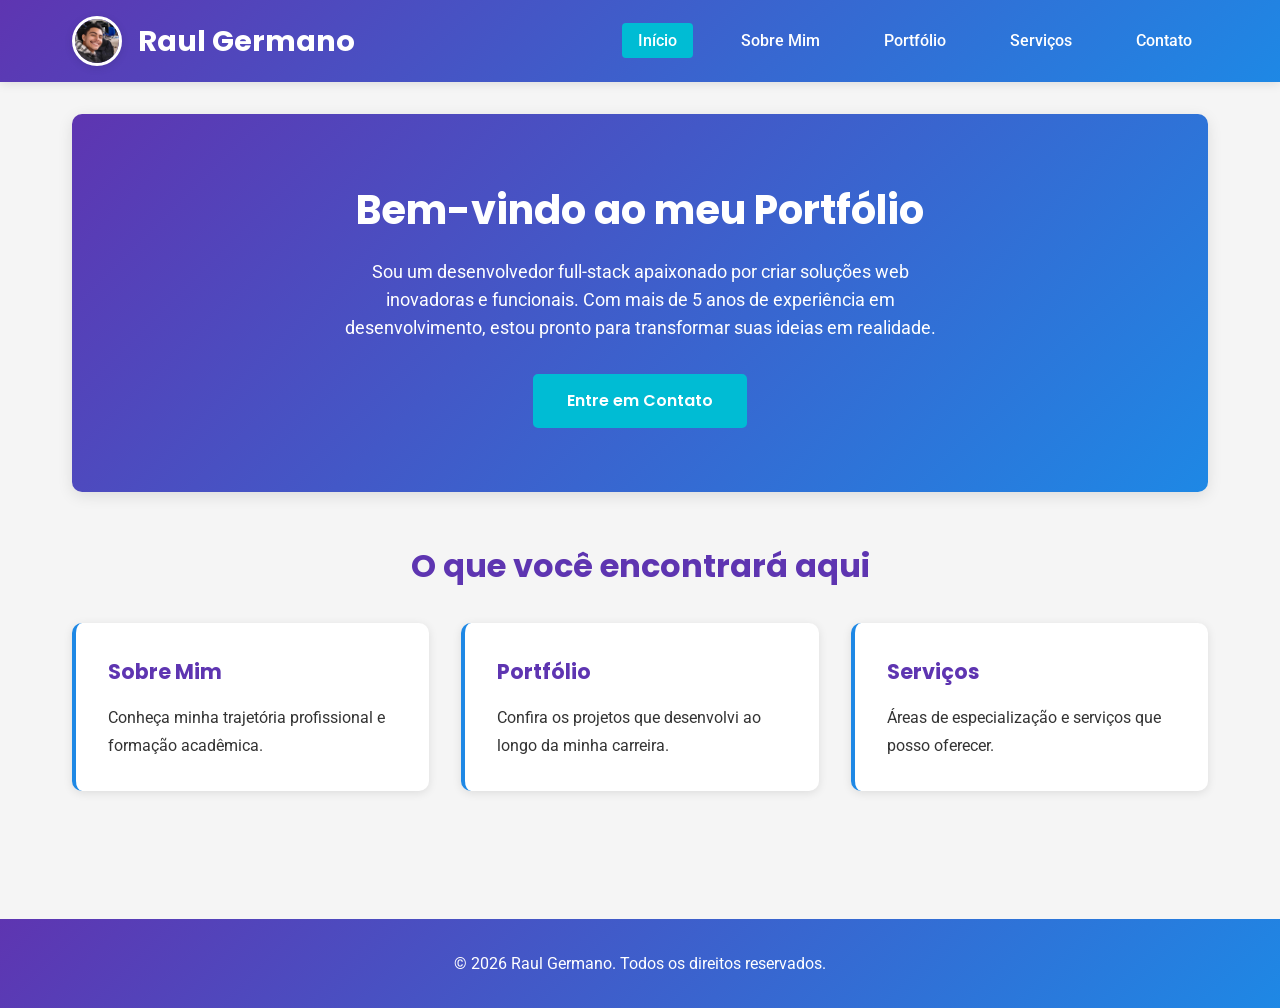
<file: index.html>
<!DOCTYPE html>
<html lang="pt-BR">
<head>
    <meta charset="UTF-8">
    <meta name="viewport" content="width=device-width, initial-scale=1.0">
    <title>Raul Germano - Desenvolvedor Web</title>
    <link rel="stylesheet" href="css/style.css">
    <link href="https://fonts.googleapis.com/css2?family=Poppins:wght@400;600;700&family=Roboto:wght@400;500&display=swap" rel="stylesheet">
</head>
<body>
    <!-- Navegação -->
    <nav class="navbar">
        <div class="navbar-container">
            <h1 class="logo">
                <img src="img/132112486.jpg" alt="Foto de Raul Germano" class="profile-photo">
                Raul Germano
            </h1>
            <ul class="nav-menu">
                <li class="nav-item">
                    <a href="index.html" class="nav-link active">Início</a>
                </li>
                <li class="nav-item">
                    <a href="pages/sobre.html" class="nav-link">Sobre Mim</a>
                </li>
                <li class="nav-item">
                    <a href="pages/portfolio.html" class="nav-link">Portfólio</a>
                </li>
                <li class="nav-item">
                    <a href="pages/servicos.html" class="nav-link">Serviços</a>
                </li>
                <li class="nav-item">
                    <a href="pages/contato.html" class="nav-link">Contato</a>
                </li>
            </ul>
        </div>
    </nav>

    <!-- Conteúdo Principal -->
    <main class="container">
        <section class="hero">
            <h1>Bem-vindo ao meu Portfólio</h1>
            <p>Sou um desenvolvedor full-stack apaixonado por criar soluções web inovadoras e funcionais. Com mais de 5 anos de experiência em desenvolvimento, estou pronto para transformar suas ideias em realidade.</p>
            <a href="pages/contato.html" class="btn">Entre em Contato</a>
        </section>

        <section class="preview">
            <h2>O que você encontrará aqui</h2>
            <div class="preview-cards">
                <div class="card">
                    <h3>Sobre Mim</h3>
                    <p>Conheça minha trajetória profissional e formação acadêmica.</p>
                </div>
                <div class="card">
                    <h3>Portfólio</h3>
                    <p>Confira os projetos que desenvolvi ao longo da minha carreira.</p>
                </div>
                <div class="card">
                    <h3>Serviços</h3>
                    <p>Áreas de especialização e serviços que posso oferecer.</p>
                </div>
            </div>
        </section>
    </main>

    <!-- Rodapé -->
    <footer class="footer">
        <p>&copy; 2026 Raul Germano. Todos os direitos reservados.</p>
    </footer>
</body>
</html>
</file>
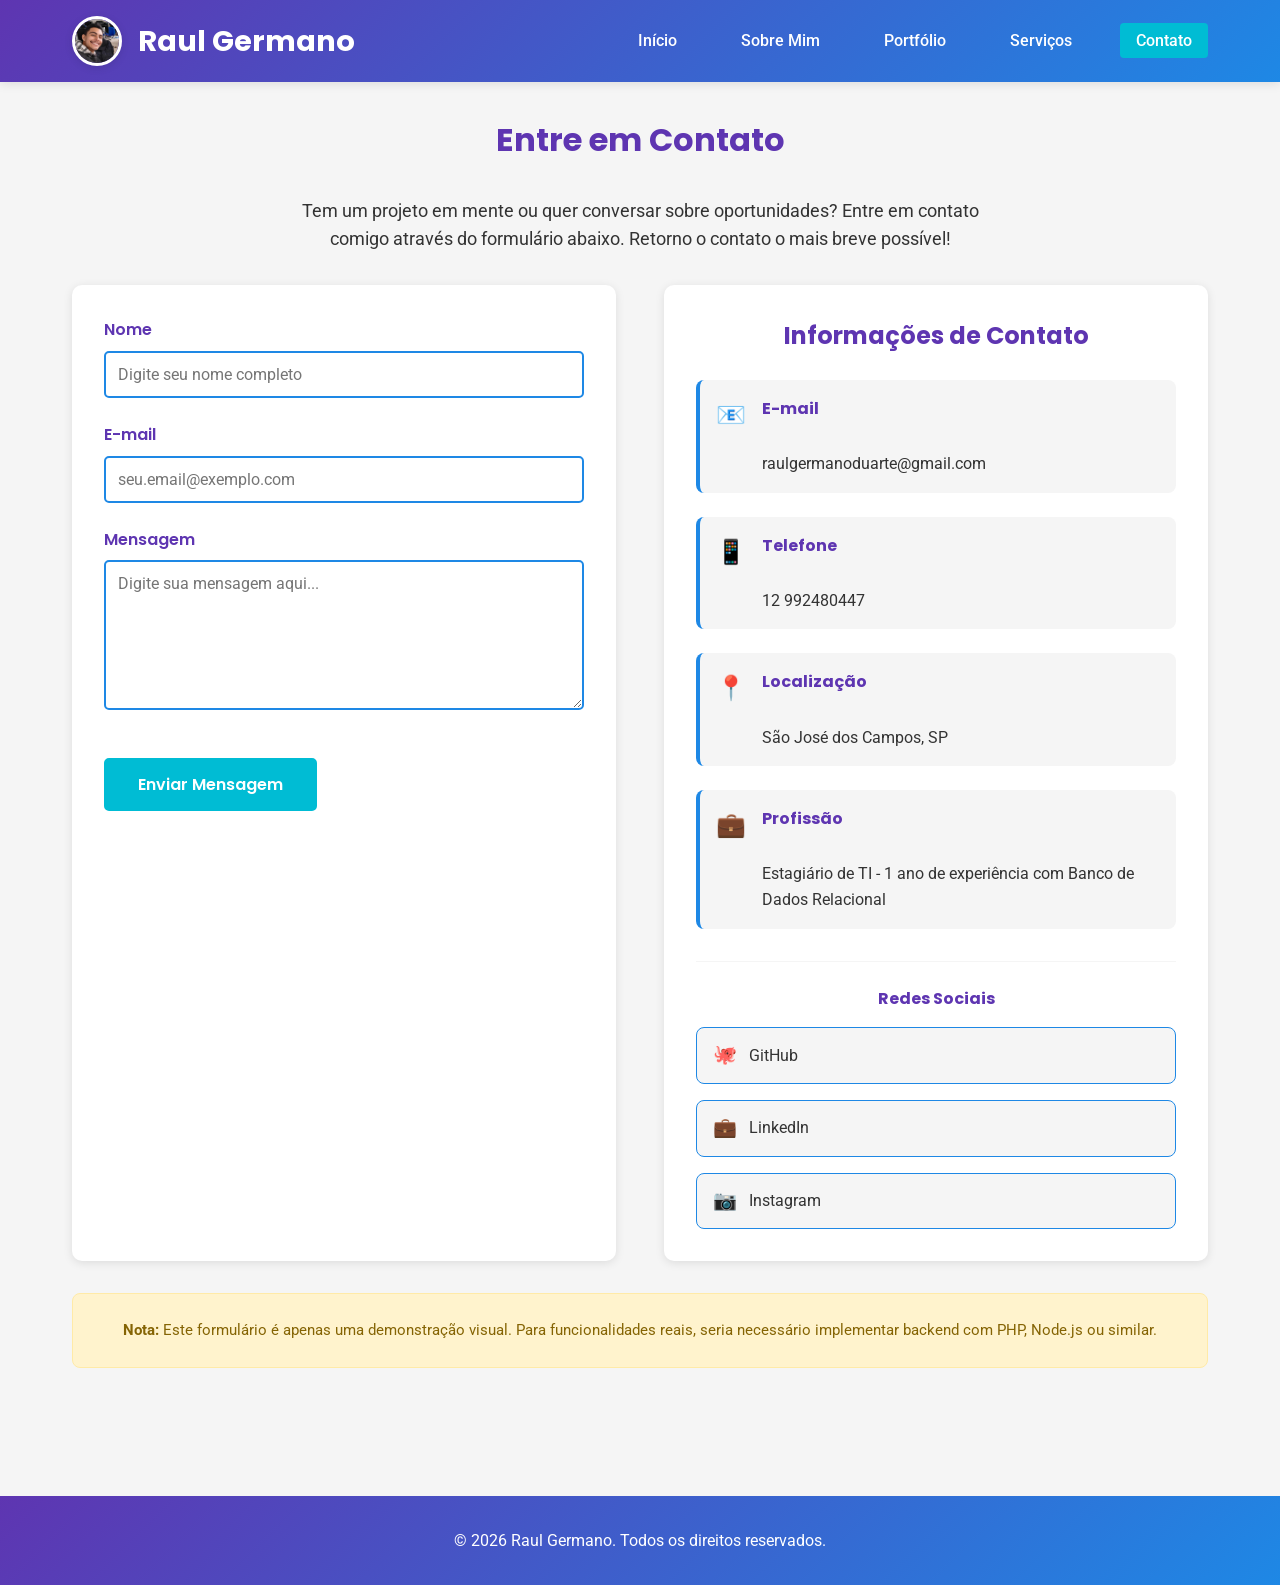
<file: pages/contato.html>
<!DOCTYPE html>
<html lang="pt-BR">
<head>
    <meta charset="UTF-8">
    <meta name="viewport" content="width=device-width, initial-scale=1.0">
    <title>Contato - Raul Germano</title>
    <link rel="stylesheet" href="../css/style.css">
    <link href="https://fonts.googleapis.com/css2?family=Poppins:wght@400;600;700&family=Roboto:wght@400;500&display=swap" rel="stylesheet">
</head>
<body>
    <!-- Navegação -->
    <nav class="navbar">
        <div class="navbar-container">
            <h1 class="logo">
                <img src="../img/132112486.jpg" alt="Foto de Raul Germano" class="profile-photo">
                Raul Germano
            </h1>
            <ul class="nav-menu">
                <li class="nav-item">
                    <a href="../index.html" class="nav-link">Início</a>
                </li>
                <li class="nav-item">
                    <a href="sobre.html" class="nav-link">Sobre Mim</a>
                </li>
                <li class="nav-item">
                    <a href="portfolio.html" class="nav-link">Portfólio</a>
                </li>
                <li class="nav-item">
                    <a href="servicos.html" class="nav-link">Serviços</a>
                </li>
                <li class="nav-item">
                    <a href="contato.html" class="nav-link active">Contato</a>
                </li>
            </ul>
        </div>
    </nav>

    <!-- Conteúdo Principal -->
    <main class="container">
        <section class="contato-section">
            <h1 class="section-title">Entre em Contato</h1>
            <p class="contato-intro">
                Tem um projeto em mente ou quer conversar sobre oportunidades? 
                Entre em contato comigo através do formulário abaixo. 
                Retorno o contato o mais breve possível!
            </p>

            <div class="contato-content">
                <!-- Formulário de Contato -->
                <div class="form-container">
                    <form class="contato-form">
                        <div class="form-group">
                            <label for="nome">Nome</label>
                            <input type="text" id="nome" name="nome" placeholder="Digite seu nome completo" required>
                        </div>

                        <div class="form-group">
                            <label for="email">E-mail</label>
                            <input type="email" id="email" name="email" placeholder="seu.email@exemplo.com" required>
                        </div>

                        <div class="form-group">
                            <label for="mensagem">Mensagem</label>
                            <textarea id="mensagem" name="mensagem" rows="6" placeholder="Digite sua mensagem aqui..." required></textarea>
                        </div>

                        <button type="submit" class="btn btn-submit">Enviar Mensagem</button>
                    </form>
                </div>

                <!-- Informações de Contato -->
                <div class="info-contato">
                    <h3>Informações de Contato</h3>

                    <div class="info-item">
                        <div class="info-icon">📧</div>
                        <div class="info-text">
                            <strong>E-mail</strong><br>
                            raulgermanoduarte@gmail.com
                        </div>
                    </div>

                    <div class="info-item">
                        <div class="info-icon">📱</div>
                        <div class="info-text">
                            <strong>Telefone</strong><br>
                            12 992480447
                        </div>
                    </div>

                    <div class="info-item">
                        <div class="info-icon">📍</div>
                        <div class="info-text">
                            <strong>Localização</strong><br>
                            São José dos Campos, SP
                        </div>
                    </div>

                    <div class="info-item">
                        <div class="info-icon">💼</div>
                        <div class="info-text">
                            <strong>Profissão</strong><br>
                            Estagiário de TI - 1 ano de experiência com Banco de Dados Relacional
                        </div>
                    </div>

                    <!-- Links para Redes Sociais -->
                    <div class="social-links">
                        <h4>Redes Sociais</h4>
                        <div class="social-icons">
                            <a href="https://github.com/Raul-Germano-Rosendo" target="_blank" class="social-link" title="GitHub">
                                <span class="social-icon">🐙</span>
                                GitHub
                            </a>
                            <a href="https://www.linkedin.com/in/raul-germano-rod/" target="_blank" class="social-link" title="LinkedIn">
                                <span class="social-icon">💼</span>
                                LinkedIn
                            </a>
                            <a href="https://www.instagram.com/raul_germano_rod/" target="_blank" class="social-link" title="Instagram">
                                <span class="social-icon">📷</span>
                                Instagram
                            </a>
                        </div>
                    </div>
                </div>
            </div>

            <!-- Nota sobre o formulário -->
            <div class="form-note">
                <p><strong>Nota:</strong> Este formulário é apenas uma demonstração visual. 
                Para funcionalidades reais, seria necessário implementar backend com PHP, Node.js ou similar.</p>
            </div>
        </section>
    </main>

    <!-- Rodapé -->
    <footer class="footer">
        <p>&copy; 2026 Raul Germano. Todos os direitos reservados.</p>
    </footer>
</body>
</html>
</file>
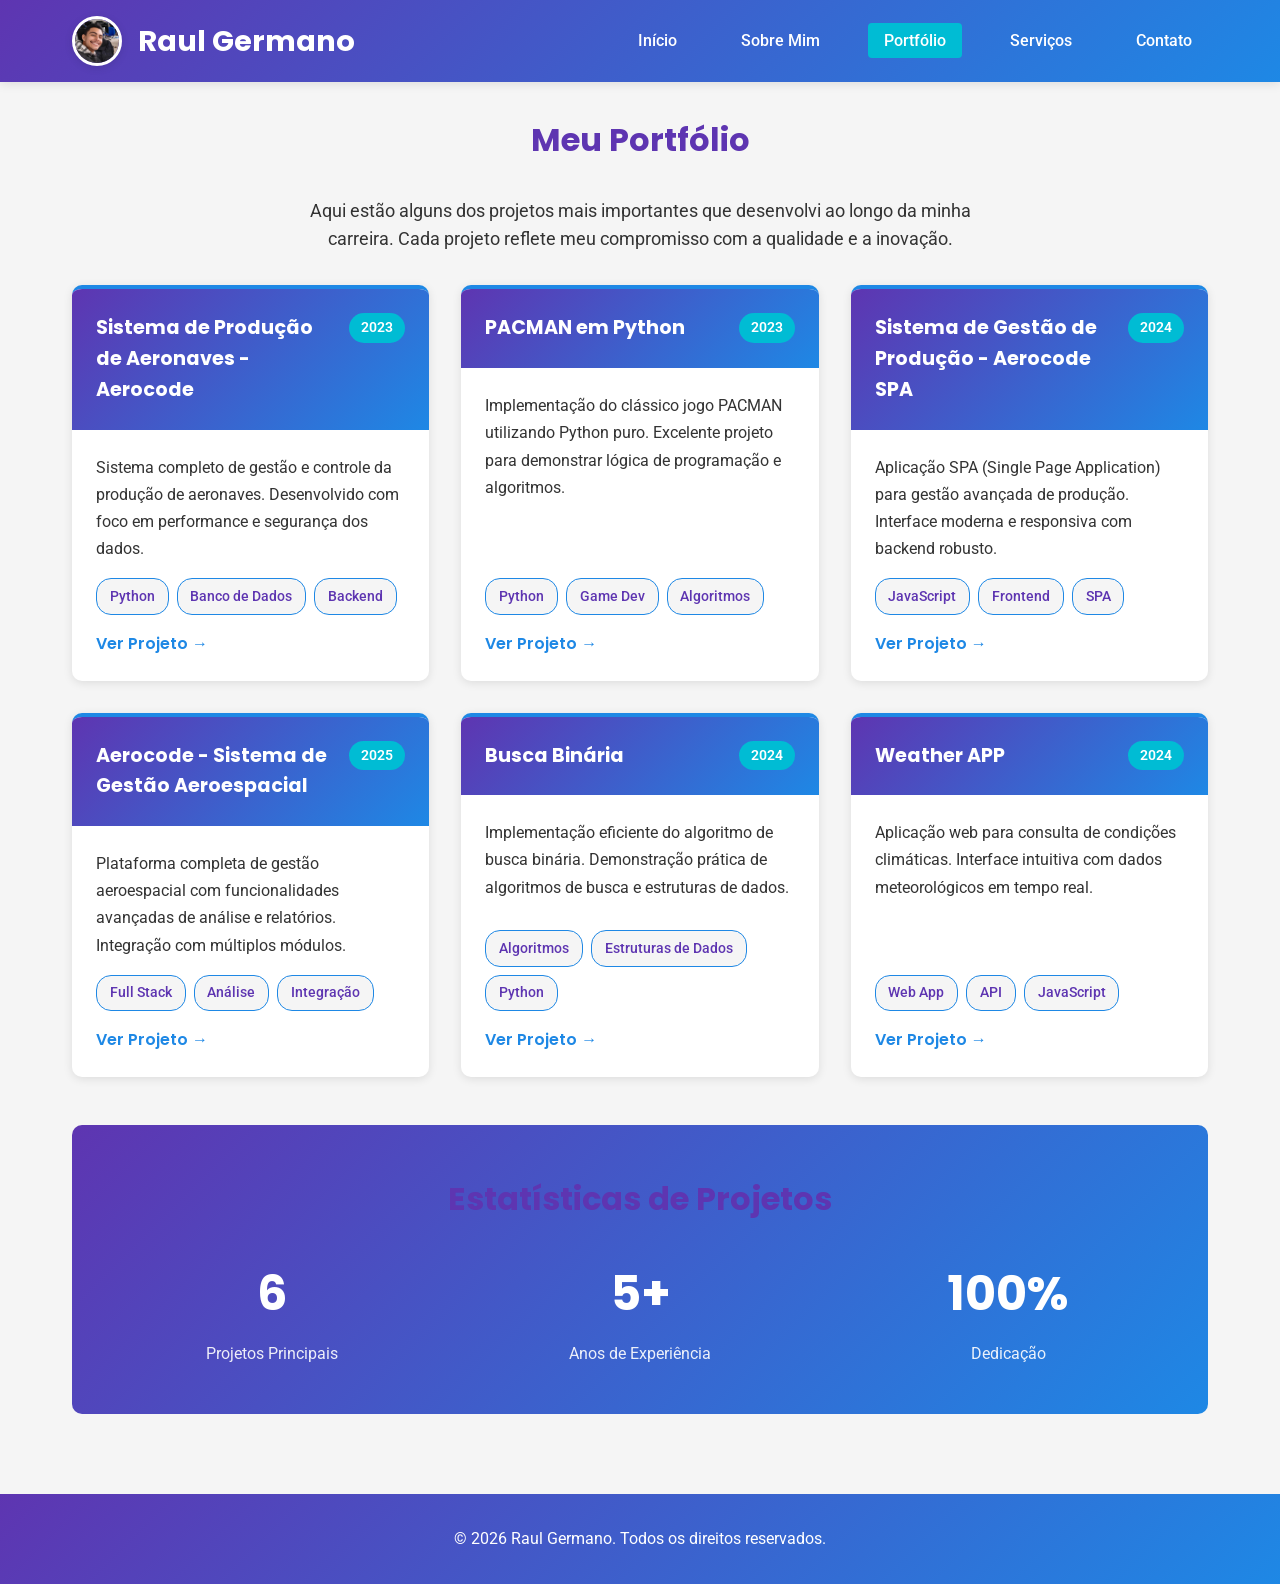
<file: pages/portfolio.html>
<!DOCTYPE html>
<html lang="pt-BR">
<head>
    <meta charset="UTF-8">
    <meta name="viewport" content="width=device-width, initial-scale=1.0">
    <title>Portfólio - Raul Germano</title>
    <link rel="stylesheet" href="../css/style.css">
    <link href="https://fonts.googleapis.com/css2?family=Poppins:wght@400;600;700&family=Roboto:wght@400;500&display=swap" rel="stylesheet">
</head>
<body>
    <!-- Navegação -->
    <nav class="navbar">
        <div class="navbar-container">
            <h1 class="logo">
                <img src="../img/132112486.jpg" alt="Foto de Raul Germano" class="profile-photo">
                Raul Germano
            </h1>
            <ul class="nav-menu">
                <li class="nav-item">
                    <a href="../index.html" class="nav-link">Início</a>
                </li>
                <li class="nav-item">
                    <a href="sobre.html" class="nav-link">Sobre Mim</a>
                </li>
                <li class="nav-item">
                    <a href="portfolio.html" class="nav-link active">Portfólio</a>
                </li>
                <li class="nav-item">
                    <a href="servicos.html" class="nav-link">Serviços</a>
                </li>
                <li class="nav-item">
                    <a href="contato.html" class="nav-link">Contato</a>
                </li>
            </ul>
        </div>
    </nav>

    <!-- Conteúdo Principal -->
    <main class="container">
        <section class="portfolio-section">
            <h1 class="section-title">Meu Portfólio</h1>
            <p class="portfolio-intro">
                Aqui estão alguns dos projetos mais importantes que desenvolvi 
                ao longo da minha carreira. Cada projeto reflete meu compromisso 
                com a qualidade e a inovação.
            </p>

            <div class="portfolio-grid">
                <!-- Projeto 1 -->
                <div class="portfolio-card">
                    <div class="card-header">
                        <h3>Sistema de Produção de Aeronaves - Aerocode</h3>
                        <span class="year">2023</span>
                    </div>
                    <div class="card-body">
                        <p class="project-description">
                            Sistema completo de gestão e controle da produção de aeronaves. 
                            Desenvolvido com foco em performance e segurança dos dados.
                        </p>
                        <div class="tech-tags">
                            <span class="tech">Python</span>
                            <span class="tech">Banco de Dados</span>
                            <span class="tech">Backend</span>
                        </div>
                        <a href="https://github.com/Raul-Germano-Rosendo/AV1" target="_blank" class="project-link">Ver Projeto →</a>
                    </div>
                </div>

                <!-- Projeto 2 -->
                <div class="portfolio-card">
                    <div class="card-header">
                        <h3>PACMAN em Python</h3>
                        <span class="year">2023</span>
                    </div>
                    <div class="card-body">
                        <p class="project-description">
                            Implementação do clássico jogo PACMAN utilizando Python puro. 
                            Excelente projeto para demonstrar lógica de programação e algoritmos.
                        </p>
                        <div class="tech-tags">
                            <span class="tech">Python</span>
                            <span class="tech">Game Dev</span>
                            <span class="tech">Algoritmos</span>
                        </div>
                        <a href="https://github.com/Raul-Germano-Rosendo/PACMAN" target="_blank" class="project-link">Ver Projeto →</a>
                    </div>
                </div>

                <!-- Projeto 3 -->
                <div class="portfolio-card">
                    <div class="card-header">
                        <h3>Sistema de Gestão de Produção - Aerocode SPA</h3>
                        <span class="year">2024</span>
                    </div>
                    <div class="card-body">
                        <p class="project-description">
                            Aplicação SPA (Single Page Application) para gestão avançada 
                            de produção. Interface moderna e responsiva com backend robusto.
                        </p>
                        <div class="tech-tags">
                            <span class="tech">JavaScript</span>
                            <span class="tech">Frontend</span>
                            <span class="tech">SPA</span>
                        </div>
                        <a href="https://github.com/Raul-Germano-Rosendo/AV2" target="_blank" class="project-link">Ver Projeto →</a>
                    </div>
                </div>

                <!-- Projeto 4 -->
                <div class="portfolio-card">
                    <div class="card-header">
                        <h3>Aerocode - Sistema de Gestão Aeroespacial</h3>
                        <span class="year">2025</span>
                    </div>
                    <div class="card-body">
                        <p class="project-description">
                            Plataforma completa de gestão aeroespacial com funcionalidades 
                            avançadas de análise e relatórios. Integração com múltiplos módulos.
                        </p>
                        <div class="tech-tags">
                            <span class="tech">Full Stack</span>
                            <span class="tech">Análise</span>
                            <span class="tech">Integração</span>
                        </div>
                        <a href="https://github.com/Raul-Germano-Rosendo/AV3" target="_blank" class="project-link">Ver Projeto →</a>
                    </div>
                </div>

                <!-- Projeto 5 -->
                <div class="portfolio-card">
                    <div class="card-header">
                        <h3>Busca Binária</h3>
                        <span class="year">2024</span>
                    </div>
                    <div class="card-body">
                        <p class="project-description">
                            Implementação eficiente do algoritmo de busca binária. 
                            Demonstração prática de algoritmos de busca e estruturas de dados.
                        </p>
                        <div class="tech-tags">
                            <span class="tech">Algoritmos</span>
                            <span class="tech">Estruturas de Dados</span>
                            <span class="tech">Python</span>
                        </div>
                        <a href="https://github.com/Raul-Germano-Rosendo/Projects/tree/main/Busca%20Bin%C3%A1ria" target="_blank" class="project-link">Ver Projeto →</a>
                    </div>
                </div>

                <!-- Projeto 6 -->
                <div class="portfolio-card">
                    <div class="card-header">
                        <h3>Weather APP</h3>
                        <span class="year">2024</span>
                    </div>
                    <div class="card-body">
                        <p class="project-description">
                            Aplicação web para consulta de condições climáticas. 
                            Interface intuitiva com dados meteorológicos em tempo real.
                        </p>
                        <div class="tech-tags">
                            <span class="tech">Web App</span>
                            <span class="tech">API</span>
                            <span class="tech">JavaScript</span>
                        </div>
                        <a href="https://github.com/Raul-Germano-Rosendo/Projects/tree/main/Weather%20APP" target="_blank" class="project-link">Ver Projeto →</a>
                    </div>
                </div>
            </div>
        </section>

        <!-- Seção de Resumo de Projetos -->
        <section class="stats-section">
            <h2 class="section-title">Estatísticas de Projetos</h2>
            <div class="stats-grid">
                <div class="stat-card">
                    <h3 class="stat-number">6</h3>
                    <p class="stat-label">Projetos Principais</p>
                </div>
                <div class="stat-card">
                    <h3 class="stat-number">5+</h3>
                    <p class="stat-label">Anos de Experiência</p>
                </div>
                <div class="stat-card">
                    <h3 class="stat-number">100%</h3>
                    <p class="stat-label">Dedicação</p>
                </div>
            </div>
        </section>
    </main>

    <!-- Rodapé -->
    <footer class="footer">
        <p>&copy; 2026 Raul Germano. Todos os direitos reservados.</p>
    </footer>
</body>
</html>
</file>
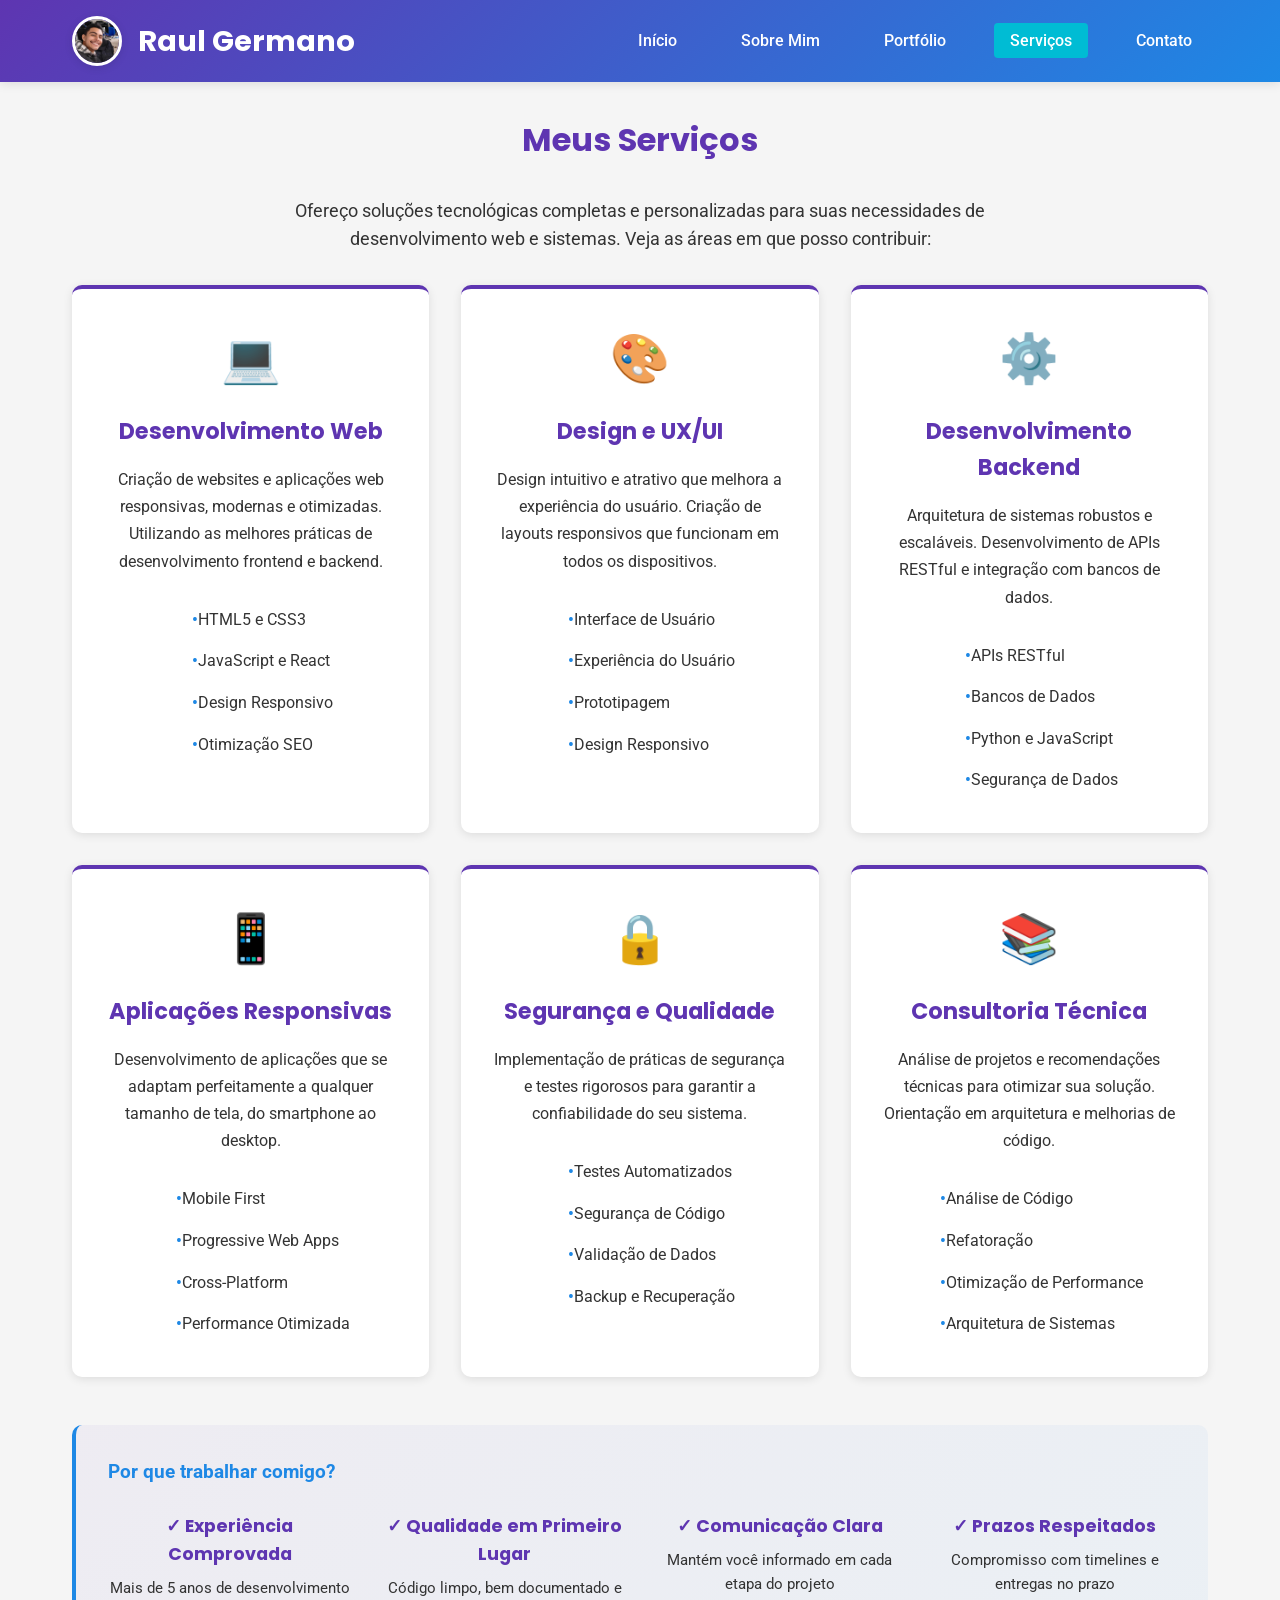
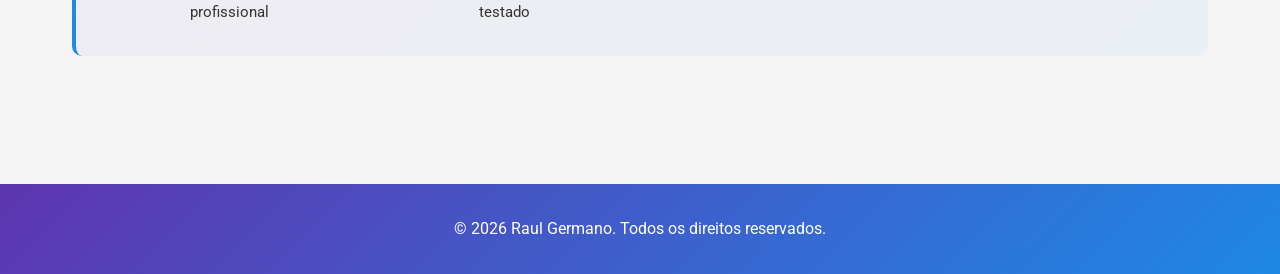
<file: pages/servicos.html>
<!DOCTYPE html>
<html lang="pt-BR">
<head>
    <meta charset="UTF-8">
    <meta name="viewport" content="width=device-width, initial-scale=1.0">
    <title>Serviços - Raul Germano</title>
    <link rel="stylesheet" href="../css/style.css">
    <link href="https://fonts.googleapis.com/css2?family=Poppins:wght@400;600;700&family=Roboto:wght@400;500&display=swap" rel="stylesheet">
</head>
<body>
    <!-- Navegação -->
    <nav class="navbar">
        <div class="navbar-container">
            <h1 class="logo">
                <img src="../img/132112486.jpg" alt="Foto de Raul Germano" class="profile-photo">
                Raul Germano
            </h1>
            <ul class="nav-menu">
                <li class="nav-item">
                    <a href="../index.html" class="nav-link">Início</a>
                </li>
                <li class="nav-item">
                    <a href="sobre.html" class="nav-link">Sobre Mim</a>
                </li>
                <li class="nav-item">
                    <a href="portfolio.html" class="nav-link">Portfólio</a>
                </li>
                <li class="nav-item">
                    <a href="servicos.html" class="nav-link active">Serviços</a>
                </li>
                <li class="nav-item">
                    <a href="contato.html" class="nav-link">Contato</a>
                </li>
            </ul>
        </div>
    </nav>

    <!-- Conteúdo Principal -->
    <main class="container">
        <section class="servicos-section">
            <h1 class="section-title">Meus Serviços</h1>
            <p class="servicos-intro">
                Ofereço soluções tecnológicas completas e personalizadas para 
                suas necessidades de desenvolvimento web e sistemas. Veja as áreas 
                em que posso contribuir:
            </p>

            <div class="servicos-grid">
                <!-- Serviço 1 -->
                <div class="servico-card">
                    <div class="servico-icon">💻</div>
                    <h3>Desenvolvimento Web</h3>
                    <p>
                        Criação de websites e aplicações web responsivas, modernas 
                        e otimizadas. Utilizando as melhores práticas de desenvolvimento frontend e backend.
                    </p>
                    <ul class="servico-lista">
                        <li>HTML5 e CSS3</li>
                        <li>JavaScript e React</li>
                        <li>Design Responsivo</li>
                        <li>Otimização SEO</li>
                    </ul>
                </div>

                <!-- Serviço 2 -->
                <div class="servico-card">
                    <div class="servico-icon">🎨</div>
                    <h3>Design e UX/UI</h3>
                    <p>
                        Design intuitivo e atrativo que melhora a experiência do usuário. 
                        Criação de layouts responsivos que funcionam em todos os dispositivos.
                    </p>
                    <ul class="servico-lista">
                        <li>Interface de Usuário</li>
                        <li>Experiência do Usuário</li>
                        <li>Prototipagem</li>
                        <li>Design Responsivo</li>
                    </ul>
                </div>

                <!-- Serviço 3 -->
                <div class="servico-card">
                    <div class="servico-icon">⚙️</div>
                    <h3>Desenvolvimento Backend</h3>
                    <p>
                        Arquitetura de sistemas robustos e escaláveis. Desenvolvimento 
                        de APIs RESTful e integração com bancos de dados.
                    </p>
                    <ul class="servico-lista">
                        <li>APIs RESTful</li>
                        <li>Bancos de Dados</li>
                        <li>Python e JavaScript</li>
                        <li>Segurança de Dados</li>
                    </ul>
                </div>

                <!-- Serviço 4 -->
                <div class="servico-card">
                    <div class="servico-icon">📱</div>
                    <h3>Aplicações Responsivas</h3>
                    <p>
                        Desenvolvimento de aplicações que se adaptam perfeitamente 
                        a qualquer tamanho de tela, do smartphone ao desktop.
                    </p>
                    <ul class="servico-lista">
                        <li>Mobile First</li>
                        <li>Progressive Web Apps</li>
                        <li>Cross-Platform</li>
                        <li>Performance Otimizada</li>
                    </ul>
                </div>

                <!-- Serviço 5 -->
                <div class="servico-card">
                    <div class="servico-icon">🔒</div>
                    <h3>Segurança e Qualidade</h3>
                    <p>
                        Implementação de práticas de segurança e testes rigorosos 
                        para garantir a confiabilidade do seu sistema.
                    </p>
                    <ul class="servico-lista">
                        <li>Testes Automatizados</li>
                        <li>Segurança de Código</li>
                        <li>Validação de Dados</li>
                        <li>Backup e Recuperação</li>
                    </ul>
                </div>

                <!-- Serviço 6 -->
                <div class="servico-card">
                    <div class="servico-icon">📚</div>
                    <h3>Consultoria Técnica</h3>
                    <p>
                        Análise de projetos e recomendações técnicas para otimizar 
                        sua solução. Orientação em arquitetura e melhorias de código.
                    </p>
                    <ul class="servico-lista">
                        <li>Análise de Código</li>
                        <li>Refatoração</li>
                        <li>Otimização de Performance</li>
                        <li>Arquitetura de Sistemas</li>
                    </ul>
                </div>
            </div>

            <!-- Seção de Diferenciais -->
            <section class="diferenciais-section">
                <h2 class="section-subtitle">Por que trabalhar comigo?</h2>
                <div class="diferenciais-grid">
                    <div class="diferencial-item">
                        <h4>✓ Experiência Comprovada</h4>
                        <p>Mais de 5 anos de desenvolvimento profissional</p>
                    </div>
                    <div class="diferencial-item">
                        <h4>✓ Qualidade em Primeiro Lugar</h4>
                        <p>Código limpo, bem documentado e testado</p>
                    </div>
                    <div class="diferencial-item">
                        <h4>✓ Comunicação Clara</h4>
                        <p>Mantém você informado em cada etapa do projeto</p>
                    </div>
                    <div class="diferencial-item">
                        <h4>✓ Prazos Respeitados</h4>
                        <p>Compromisso com timelines e entregas no prazo</p>
                    </div>
                </div>
            </section>
        </section>
    </main>

    <!-- Rodapé -->
    <footer class="footer">
        <p>&copy; 2026 Raul Germano. Todos os direitos reservados.</p>
    </footer>
</body>
</html>
</file>
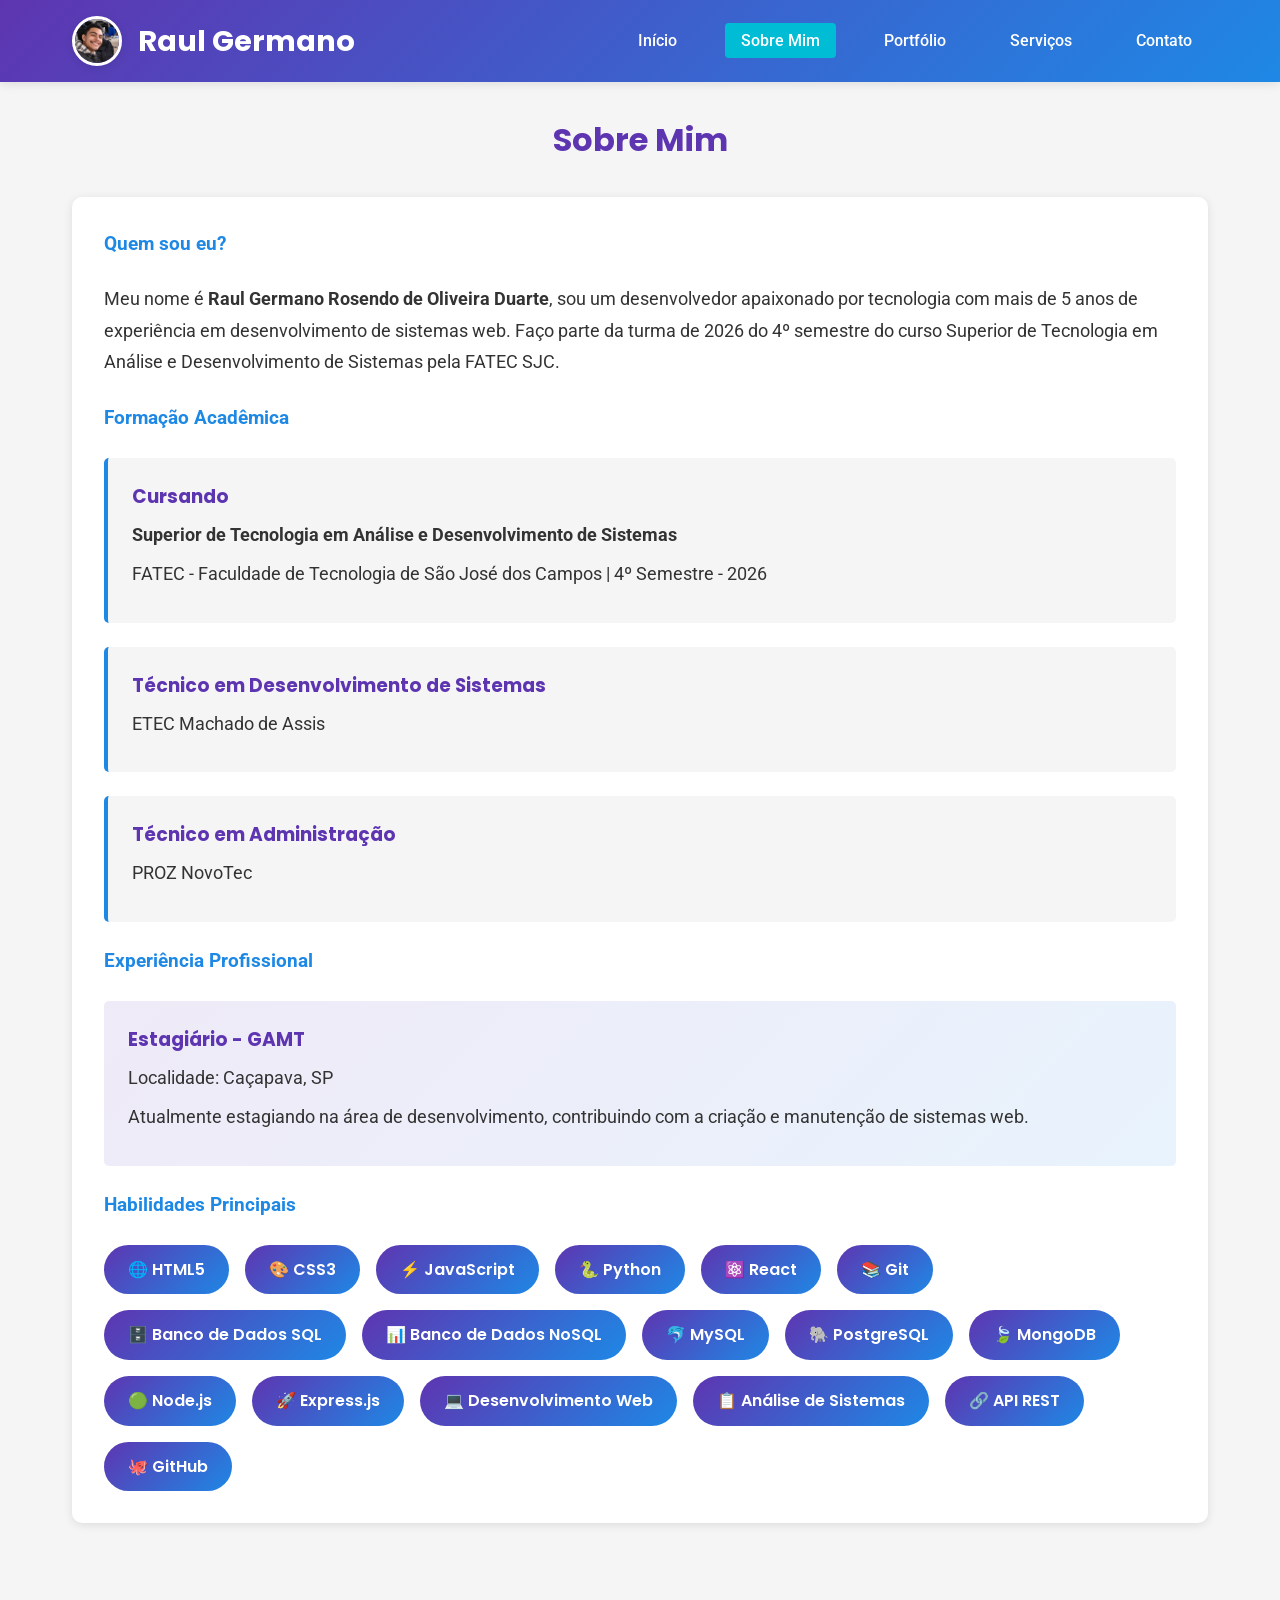
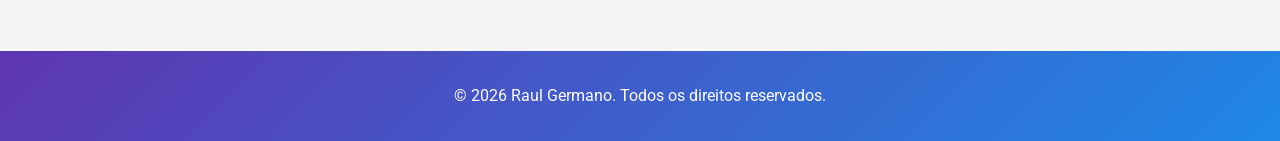
<file: pages/sobre.html>
<!DOCTYPE html>
<html lang="pt-BR">
<head>
    <meta charset="UTF-8">
    <meta name="viewport" content="width=device-width, initial-scale=1.0">
    <title>Sobre Mim - Raul Germano</title>
    <link rel="stylesheet" href="../css/style.css">
    <link href="https://fonts.googleapis.com/css2?family=Poppins:wght@400;600;700&family=Roboto:wght@400;500&display=swap" rel="stylesheet">
</head>
<body>
    <!-- Navegação -->
    <nav class="navbar">
        <div class="navbar-container">
            <h1 class="logo">
                <img src="../img/132112486.jpg" alt="Foto de Raul Germano" class="profile-photo">
                Raul Germano
            </h1>
            <ul class="nav-menu">
                <li class="nav-item">
                    <a href="../index.html" class="nav-link">Início</a>
                </li>
                <li class="nav-item">
                    <a href="sobre.html" class="nav-link active">Sobre Mim</a>
                </li>
                <li class="nav-item">
                    <a href="portfolio.html" class="nav-link">Portfólio</a>
                </li>
                <li class="nav-item">
                    <a href="servicos.html" class="nav-link">Serviços</a>
                </li>
                <li class="nav-item">
                    <a href="contato.html" class="nav-link">Contato</a>
                </li>
            </ul>
        </div>
    </nav>

    <!-- Conteúdo Principal -->
    <main class="container">
        <section class="sobre-section">
            <h1 class="section-title">Sobre Mim</h1>
            
            <div class="sobre-content">
                <div class="sobre-texto">
                    <h2 class="section-subtitle">Quem sou eu?</h2>
                    <p>
                        Meu nome é <strong>Raul Germano Rosendo de Oliveira Duarte</strong>, 
                        sou um desenvolvedor apaixonado por tecnologia com mais de 5 anos de 
                        experiência em desenvolvimento de sistemas web. Faço parte da turma de 2026 
                        do 4º semestre do curso Superior de Tecnologia em Análise e Desenvolvimento 
                        de Sistemas pela FATEC SJC.
                    </p>

                    <h2 class="section-subtitle">Formação Acadêmica</h2>
                    <div class="info-box">
                        <h3>Cursando</h3>
                        <p><strong>Superior de Tecnologia em Análise e Desenvolvimento de Sistemas</strong></p>
                        <p>FATEC - Faculdade de Tecnologia de São José dos Campos | 4º Semestre - 2026</p>
                    </div>

                    <div class="info-box">
                        <h3>Técnico em Desenvolvimento de Sistemas</h3>
                        <p>ETEC Machado de Assis</p>
                    </div>

                    <div class="info-box">
                        <h3>Técnico em Administração</h3>
                        <p>PROZ NovoTec</p>
                    </div>

                    <h2 class="section-subtitle">Experiência Profissional</h2>
                    <div class="experiencia-box">
                        <h3>Estagiário - GAMT</h3>
                        <p>Localidade: Caçapava, SP</p>
                        <p>Atualmente estagiando na área de desenvolvimento, contribuindo com a criação 
                        e manutenção de sistemas web.</p>
                    </div>

                    <h2 class="section-subtitle">Habilidades Principais</h2>
                    <div class="skills-container">
                        <div class="skill-tag">🌐 HTML5</div>
                        <div class="skill-tag">🎨 CSS3</div>
                        <div class="skill-tag">⚡ JavaScript</div>
                        <div class="skill-tag">🐍 Python</div>
                        <div class="skill-tag">⚛️ React</div>
                        <div class="skill-tag">📚 Git</div>
                        <div class="skill-tag">🗄️ Banco de Dados SQL</div>
                        <div class="skill-tag">📊 Banco de Dados NoSQL</div>
                        <div class="skill-tag">🐬 MySQL</div>
                        <div class="skill-tag">🐘 PostgreSQL</div>
                        <div class="skill-tag">🍃 MongoDB</div>
                        <div class="skill-tag">🟢 Node.js</div>
                        <div class="skill-tag">🚀 Express.js</div>
                        <div class="skill-tag">💻 Desenvolvimento Web</div>
                        <div class="skill-tag">📋 Análise de Sistemas</div>
                        <div class="skill-tag">🔗 API REST</div>
                        <div class="skill-tag">🐙 GitHub</div>
                    </div>
                </div>
            </div>
        </section>
    </main>

    <!-- Rodapé -->
    <footer class="footer">
        <p>&copy; 2026 Raul Germano. Todos os direitos reservados.</p>
    </footer>
</body>
</html>
</file>
<file: css/style.css>
/* ===========================
   VARIÁVEIS E CORES
   =========================== */
:root {
    --cor-primaria: #5E35B1;      /* Roxo */
    --cor-secundaria: #1E88E5;    /* Azul */
    --cor-fundo: #F5F5F5;         /* Cinza claro */
    --cor-texto: #333333;         /* Cinza escuro */
    --cor-branco: #FFFFFF;
    --cor-hover: #7E57C2;         /* Roxo mais claro */
    --cor-acento: #00BCD4;        /* Ciano */
}

/* ===========================
   RESET E ESTILOS GLOBAIS
   =========================== */
* {
    margin: 0;
    padding: 0;
    box-sizing: border-box;
}

html {
    scroll-behavior: smooth;
}

body {
    font-family: 'Roboto', sans-serif;
    line-height: 1.6;
    color: var(--cor-texto);
    background-color: var(--cor-fundo);
}

/* ===========================
   NAVEGAÇÃO
   =========================== */
.navbar {
    background: linear-gradient(135deg, var(--cor-primaria) 0%, var(--cor-secundaria) 100%);
    box-shadow: 0 2px 10px rgba(0, 0, 0, 0.1);
    position: sticky;
    top: 0;
    z-index: 100;
}

.navbar-container {
    max-width: 1200px;
    margin: 0 auto;
    padding: 1rem 2rem;
    display: flex;
    justify-content: space-between;
    align-items: center;
}

.profile-photo {
    width: 50px;
    height: 50px;
    border-radius: 50%;
    object-fit: cover;
    border: 3px solid var(--cor-branco);
    box-shadow: 0 2px 8px rgba(0, 0, 0, 0.1);
    margin-right: 1rem;
}

.logo {
    font-family: 'Poppins', sans-serif;
    font-size: 1.8rem;
    font-weight: 700;
    color: var(--cor-branco);
    text-decoration: none;
    display: flex;
    align-items: center;
}

.nav-menu {
    display: flex;
    list-style: none;
    gap: 2rem;
}

.nav-link {
    color: var(--cor-branco);
    text-decoration: none;
    font-weight: 500;
    transition: all 0.3s ease;
    padding: 0.5rem 1rem;
    border-radius: 4px;
}

.nav-link:hover,
.nav-link.active {
    background-color: var(--cor-acento);
    color: var(--cor-branco);
    transform: translateY(-2px);
}

/* ===========================
   CONTAINER
   =========================== */
.container {
    max-width: 1200px;
    margin: 0 auto;
    padding: 2rem;
}

/* ===========================
   SEÇÃO HERO
   =========================== */
.hero {
    background: linear-gradient(135deg, var(--cor-primaria) 0%, var(--cor-secundaria) 100%);
    color: var(--cor-branco);
    padding: 4rem 2rem;
    border-radius: 10px;
    text-align: center;
    margin-bottom: 3rem;
    box-shadow: 0 4px 15px rgba(0, 0, 0, 0.1);
}

.hero h1 {
    font-family: 'Poppins', sans-serif;
    font-size: 2.5rem;
    font-weight: 700;
    margin-bottom: 1rem;
}

.hero p {
    font-size: 1.1rem;
    margin-bottom: 2rem;
    max-width: 600px;
    margin-left: auto;
    margin-right: auto;
}

/* ===========================
   BOTÃO
   =========================== */
.btn {
    display: inline-block;
    background-color: var(--cor-acento);
    color: var(--cor-branco);
    padding: 0.75rem 2rem;
    border-radius: 5px;
    text-decoration: none;
    font-weight: 600;
    transition: all 0.3s ease;
    border: 2px solid var(--cor-acento);
    cursor: pointer;
    font-family: 'Poppins', sans-serif;
}

.btn:hover {
    background-color: transparent;
    border-color: var(--cor-acento);
    transform: translateY(-3px);
    box-shadow: 0 5px 15px rgba(0, 188, 212, 0.3);
}

/* ===========================
   SEÇÃO PREVIEW
   =========================== */
.preview {
    margin-bottom: 3rem;
}

.preview h2 {
    text-align: center;
    font-family: 'Poppins', sans-serif;
    font-size: 2rem;
    color: var(--cor-primaria);
    margin-bottom: 2rem;
}

.preview-cards {
    display: grid;
    grid-template-columns: repeat(auto-fit, minmax(250px, 1fr));
    gap: 2rem;
}

.card {
    background-color: var(--cor-branco);
    padding: 2rem;
    border-radius: 10px;
    box-shadow: 0 2px 10px rgba(0, 0, 0, 0.1);
    transition: all 0.3s ease;
    border-left: 4px solid var(--cor-secundaria);
}

.card:hover {
    transform: translateY(-5px);
    box-shadow: 0 8px 20px rgba(0, 0, 0, 0.15);
}

.card h3 {
    color: var(--cor-primaria);
    font-family: 'Poppins', sans-serif;
    font-size: 1.3rem;
    margin-bottom: 1rem;
}

.card p {
    color: var(--cor-texto);
    line-height: 1.7;
}

/* ===========================
   SEÇÕES INTERNAS
   =========================== */
.section-title {
    font-family: 'Poppins', sans-serif;
    font-size: 2rem;
    color: var(--cor-primaria);
    margin-bottom: 2rem;
    text-align: center;
}

.section-subtitle {
    font-size: 1.2rem;
    color: var(--cor-secundaria);
    margin-bottom: 1.5rem;
}

/* ===========================
   FORMULÁRIO
   =========================== */
.form-group {
    margin-bottom: 1.5rem;
}

.form-group label {
    display: block;
    margin-bottom: 0.5rem;
    color: var(--cor-primaria);
    font-weight: 600;
    font-family: 'Poppins', sans-serif;
}

.form-group input,
.form-group textarea {
    width: 100%;
    padding: 0.75rem;
    border: 2px solid var(--cor-secundaria);
    border-radius: 5px;
    font-family: 'Roboto', sans-serif;
    font-size: 1rem;
    transition: all 0.3s ease;
}

.form-group input:focus,
.form-group textarea:focus {
    outline: none;
    border-color: var(--cor-primaria);
    box-shadow: 0 0 10px rgba(94, 53, 177, 0.2);
}

.form-group textarea {
    resize: vertical;
    min-height: 150px;
}

/* ===========================
   RODAPÉ
   =========================== */
.footer {
    background: linear-gradient(135deg, var(--cor-primaria) 0%, var(--cor-secundaria) 100%);
    color: var(--cor-branco);
    text-align: center;
    padding: 2rem;
    margin-top: 3rem;
}

/* ===========================
   PÁGINA SOBRE
   =========================== */
.sobre-section {
    margin-bottom: 3rem;
}

.sobre-content {
    background-color: var(--cor-branco);
    padding: 2rem;
    border-radius: 10px;
    box-shadow: 0 2px 10px rgba(0, 0, 0, 0.1);
}

.sobre-texto p {
    color: var(--cor-texto);
    margin-bottom: 1.5rem;
    line-height: 1.8;
    font-size: 1.1rem;
}

.info-box {
    background-color: var(--cor-fundo);
    padding: 1.5rem;
    border-left: 4px solid var(--cor-secundaria);
    margin-bottom: 1.5rem;
    border-radius: 5px;
}

.info-box h3 {
    color: var(--cor-primaria);
    font-family: 'Poppins', sans-serif;
    margin-bottom: 0.5rem;
}

.info-box p {
    margin: 0.5rem 0;
    color: var(--cor-texto);
}

.experiencia-box {
    background: linear-gradient(135deg, rgba(94, 53, 177, 0.1) 0%, rgba(30, 136, 229, 0.1) 100%);
    padding: 1.5rem;
    border-radius: 5px;
    margin-bottom: 1.5rem;
}

.experiencia-box h3 {
    color: var(--cor-primaria);
    font-family: 'Poppins', sans-serif;
    margin-bottom: 0.5rem;
}

.experiencia-box p {
    color: var(--cor-texto);
    margin: 0.5rem 0;
}

/* ===========================
   SKILLS
   =========================== */
.skills-container {
    display: flex;
    flex-wrap: wrap;
    gap: 1rem;
    margin-top: 1.5rem;
}

.skill-tag {
    background: linear-gradient(135deg, var(--cor-primaria) 0%, var(--cor-secundaria) 100%);
    color: var(--cor-branco);
    padding: 0.75rem 1.5rem;
    border-radius: 25px;
    font-weight: 600;
    font-family: 'Poppins', sans-serif;
    transition: all 0.3s ease;
}

.skill-tag:hover {
    transform: translateY(-3px);
    box-shadow: 0 5px 15px rgba(94, 53, 177, 0.3);
}

/* ===========================
   PÁGINA PORTFÓLIO
   =========================== */
.portfolio-section {
    margin-bottom: 3rem;
}

.portfolio-intro {
    text-align: center;
    font-size: 1.1rem;
    color: var(--cor-texto);
    margin-bottom: 2rem;
    max-width: 700px;
    margin-left: auto;
    margin-right: auto;
}

.portfolio-grid {
    display: grid;
    grid-template-columns: repeat(auto-fit, minmax(300px, 1fr));
    gap: 2rem;
    margin-bottom: 3rem;
}

.portfolio-card {
    background-color: var(--cor-branco);
    border-radius: 10px;
    overflow: hidden;
    box-shadow: 0 2px 10px rgba(0, 0, 0, 0.1);
    transition: all 0.3s ease;
    display: flex;
    flex-direction: column;
    border-top: 4px solid var(--cor-secundaria);
}

.portfolio-card:hover {
    transform: translateY(-8px);
    box-shadow: 0 10px 25px rgba(0, 0, 0, 0.15);
}

.card-header {
    background: linear-gradient(135deg, var(--cor-primaria) 0%, var(--cor-secundaria) 100%);
    color: var(--cor-branco);
    padding: 1.5rem;
    display: flex;
    justify-content: space-between;
    align-items: flex-start;
}

.card-header h3 {
    font-family: 'Poppins', sans-serif;
    font-size: 1.2rem;
    margin: 0;
    flex: 1;
}

.year {
    background-color: var(--cor-acento);
    padding: 0.25rem 0.75rem;
    border-radius: 15px;
    font-size: 0.85rem;
    font-weight: 600;
    white-space: nowrap;
    margin-left: 1rem;
}

.card-body {
    padding: 1.5rem;
    flex: 1;
    display: flex;
    flex-direction: column;
}

.project-description {
    color: var(--cor-texto);
    line-height: 1.7;
    margin-bottom: 1rem;
    flex: 1;
}

.tech-tags {
    display: flex;
    flex-wrap: wrap;
    gap: 0.5rem;
    margin-bottom: 1rem;
}

.tech {
    background-color: var(--cor-fundo);
    color: var(--cor-primaria);
    padding: 0.4rem 0.8rem;
    border-radius: 15px;
    font-size: 0.85rem;
    font-weight: 500;
    border: 1px solid var(--cor-secundaria);
}

.project-link {
    color: var(--cor-secundaria);
    text-decoration: none;
    font-weight: 600;
    font-family: 'Poppins', sans-serif;
    transition: all 0.3s ease;
    display: inline-block;
}

.project-link:hover {
    color: var(--cor-primaria);
    transform: translateX(5px);
}

/* ===========================
   SEÇÃO DE ESTATÍSTICAS
   =========================== */
.stats-section {
    background: linear-gradient(135deg, var(--cor-primaria) 0%, var(--cor-secundaria) 100%);
    color: var(--cor-branco);
    padding: 3rem 2rem;
    border-radius: 10px;
    margin-top: 3rem;
}

.stats-grid {
    display: grid;
    grid-template-columns: repeat(auto-fit, minmax(200px, 1fr));
    gap: 2rem;
}

.stat-card {
    text-align: center;
}

.stat-number {
    font-family: 'Poppins', sans-serif;
    font-size: 3rem;
    font-weight: 700;
    margin-bottom: 0.5rem;
}

.stat-label {
    font-size: 1rem;
    opacity: 0.9;
}

/* ===========================
   PÁGINA SERVIÇOS
   =========================== */
.servicos-section {
    margin-bottom: 3rem;
}

.servicos-intro {
    text-align: center;
    font-size: 1.1rem;
    color: var(--cor-texto);
    margin-bottom: 2rem;
    max-width: 700px;
    margin-left: auto;
    margin-right: auto;
}

.servicos-grid {
    display: grid;
    grid-template-columns: repeat(auto-fit, minmax(280px, 1fr));
    gap: 2rem;
    margin-bottom: 3rem;
}

.servico-card {
    background-color: var(--cor-branco);
    padding: 2rem;
    border-radius: 10px;
    box-shadow: 0 2px 10px rgba(0, 0, 0, 0.1);
    transition: all 0.3s ease;
    border-top: 4px solid var(--cor-primaria);
    text-align: center;
}

.servico-card:hover {
    transform: translateY(-8px);
    box-shadow: 0 10px 25px rgba(0, 0, 0, 0.15);
}

.servico-icon {
    font-size: 3rem;
    margin-bottom: 1rem;
    display: inline-block;
}

.servico-card h3 {
    font-family: 'Poppins', sans-serif;
    font-size: 1.4rem;
    color: var(--cor-primaria);
    margin-bottom: 1rem;
}

.servico-card p {
    color: var(--cor-texto);
    margin-bottom: 1.5rem;
    line-height: 1.7;
}

.servico-lista {
    list-style: none;
    text-align: left;
    display: inline-block;
}

.servico-lista li {
    color: var(--cor-texto);
    padding: 0.5rem 0;
    padding-left: 1.5rem;
    position: relative;
}

.servico-lista li:before {
    content: "•";
    color: var(--cor-secundaria);
    font-weight: bold;
    display: absolute;
    left: 0;
}

/* ===========================
   DIFERENCIAIS
   =========================== */
.diferenciais-section {
    background: linear-gradient(135deg, rgba(94, 53, 177, 0.05) 0%, rgba(30, 136, 229, 0.05) 100%);
    padding: 2rem;
    border-radius: 10px;
    border-left: 4px solid var(--cor-secundaria);
}

.diferenciais-grid {
    display: grid;
    grid-template-columns: repeat(auto-fit, minmax(200px, 1fr));
    gap: 2rem;
}

.diferencial-item {
    text-align: center;
}

.diferencial-item h4 {
    color: var(--cor-primaria);
    font-family: 'Poppins', sans-serif;
    font-size: 1.1rem;
    margin-bottom: 0.5rem;
}

.diferencial-item p {
    color: var(--cor-texto);
    font-size: 0.95rem;
}

/* ===========================
   PÁGINA CONTATO
   =========================== */
.contato-section {
    margin-bottom: 3rem;
}

.contato-intro {
    text-align: center;
    font-size: 1.1rem;
    color: var(--cor-texto);
    margin-bottom: 2rem;
    max-width: 700px;
    margin-left: auto;
    margin-right: auto;
}

.contato-content {
    display: grid;
    grid-template-columns: 1fr 1fr;
    gap: 3rem;
    margin-bottom: 2rem;
}

.form-container {
    background-color: var(--cor-branco);
    padding: 2rem;
    border-radius: 10px;
    box-shadow: 0 2px 10px rgba(0, 0, 0, 0.1);
}

.contato-form {
    display: flex;
    flex-direction: column;
}

.btn-submit {
    align-self: flex-start;
    margin-top: 1rem;
    padding: 0.75rem 2rem;
    font-size: 1rem;
}

/* ===========================
   INFORMAÇÕES DE CONTATO
   =========================== */
.info-contato {
    background-color: var(--cor-branco);
    padding: 2rem;
    border-radius: 10px;
    box-shadow: 0 2px 10px rgba(0, 0, 0, 0.1);
}

.info-contato h3 {
    font-family: 'Poppins', sans-serif;
    font-size: 1.5rem;
    color: var(--cor-primaria);
    margin-bottom: 1.5rem;
    text-align: center;
}

.info-item {
    display: flex;
    align-items: flex-start;
    margin-bottom: 1.5rem;
    padding: 1rem;
    background-color: var(--cor-fundo);
    border-radius: 8px;
    border-left: 4px solid var(--cor-secundaria);
}

.info-icon {
    font-size: 1.5rem;
    margin-right: 1rem;
    flex-shrink: 0;
}

.info-text strong {
    color: var(--cor-primaria);
    font-family: 'Poppins', sans-serif;
    display: block;
    margin-bottom: 0.25rem;
}

.info-text {
    line-height: 1.6;
}

/* ===========================
   REDES SOCIAIS
   =========================== */
.social-links {
    margin-top: 2rem;
    padding-top: 1.5rem;
    border-top: 1px solid var(--cor-fundo);
}

.social-links h4 {
    font-family: 'Poppins', sans-serif;
    color: var(--cor-primaria);
    margin-bottom: 1rem;
    text-align: center;
}

.social-icons {
    display: flex;
    flex-direction: column;
    gap: 1rem;
}

.social-link {
    display: flex;
    align-items: center;
    text-decoration: none;
    color: var(--cor-texto);
    padding: 0.75rem 1rem;
    border-radius: 8px;
    transition: all 0.3s ease;
    background-color: var(--cor-fundo);
    border: 1px solid var(--cor-secundaria);
}

.social-link:hover {
    background-color: var(--cor-secundaria);
    color: var(--cor-branco);
    transform: translateX(5px);
}

.social-icon {
    font-size: 1.2rem;
    margin-right: 0.75rem;
}

/* ===========================
   NOTA DO FORMULÁRIO
   =========================== */
.form-note {
    background-color: #FFF3CD;
    border: 1px solid #FFEAA7;
    border-radius: 8px;
    padding: 1.5rem;
    margin-top: 2rem;
    text-align: center;
}

.form-note p {
    color: #856404;
    margin: 0;
    font-size: 0.95rem;
}

/* ===========================
   RESPONSIVIDADE
   =========================== */
@media (max-width: 768px) {
    .navbar-container {
        flex-direction: column;
        gap: 1rem;
    }

    .nav-menu {
        flex-direction: column;
        gap: 0.5rem;
        width: 100%;
    }

    .nav-link {
        text-align: center;
        padding: 0.75rem 1rem;
    }

    .hero h1 {
        font-size: 1.8rem;
    }

    .hero p {
        font-size: 1rem;
    }

    .container {
        padding: 1rem;
    }

    .preview-cards {
        grid-template-columns: 1fr;
    }

    .portfolio-grid {
        grid-template-columns: 1fr;
    }

    .servicos-grid {
        grid-template-columns: 1fr;
    }

    .contato-content {
        grid-template-columns: 1fr;
        gap: 2rem;
    }

    .stats-grid {
        grid-template-columns: 1fr;
    }

    .diferenciais-grid {
        grid-template-columns: 1fr;
    }

    .section-title {
        font-size: 1.5rem;
    }

    .sobre-content {
        padding: 1rem;
    }

    .info-contato {
        padding: 1.5rem;
    }

    .form-container {
        padding: 1.5rem;
    }
}

@media (max-width: 480px) {
    .hero {
        padding: 2rem 1rem;
    }

    .hero h1 {
        font-size: 1.5rem;
    }

    .nav-menu {
        gap: 0.25rem;
    }

    .nav-link {
        padding: 0.5rem 0.75rem;
        font-size: 0.9rem;
    }
}
</file>
